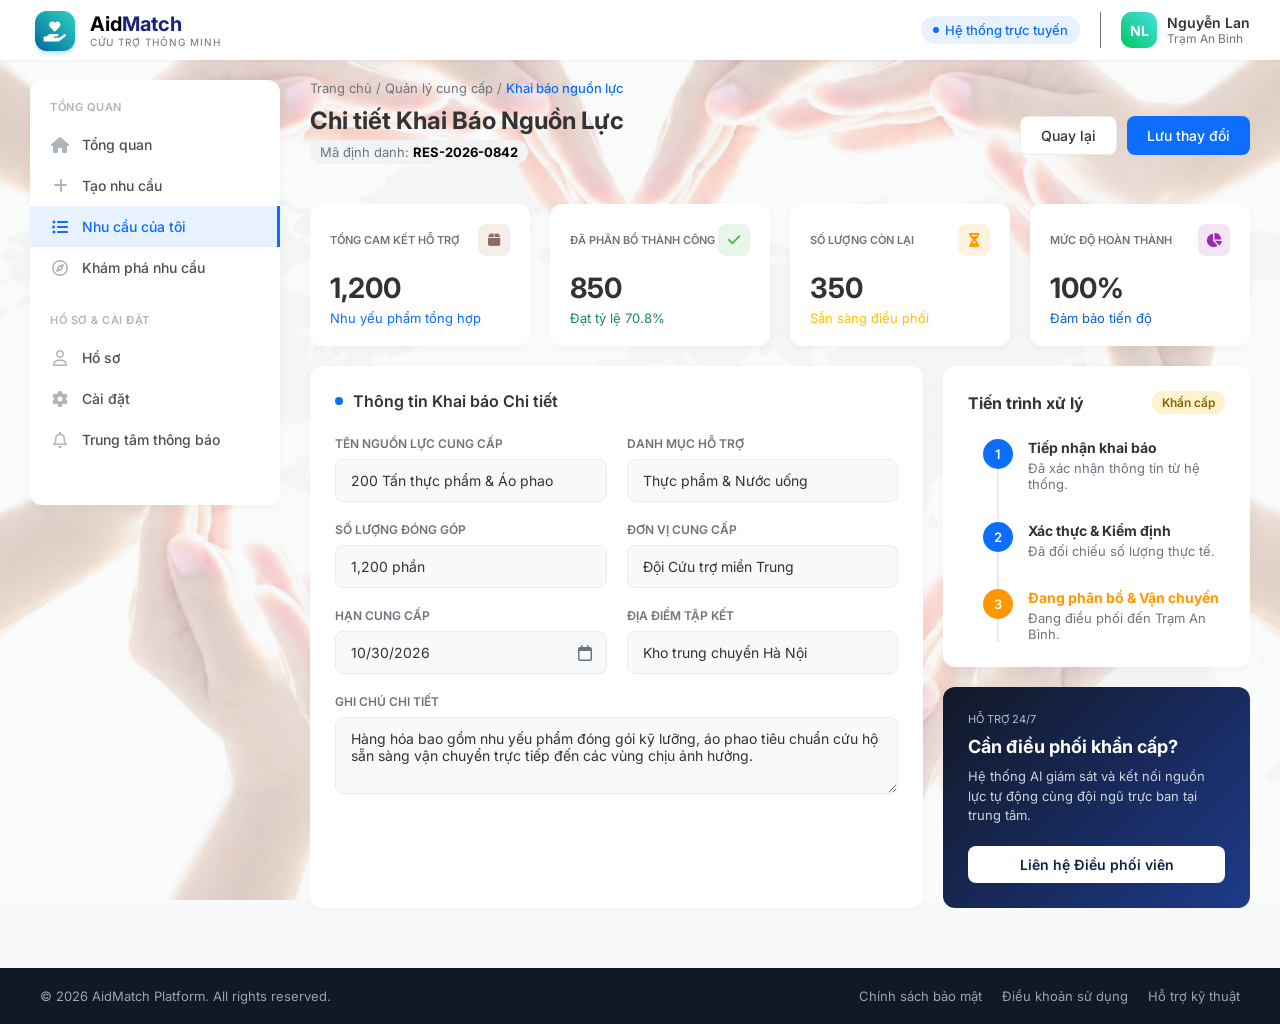
<file: index.html>
<!DOCTYPE html>
<html lang="vi">
<head>
    <meta charset="UTF-8">
    <meta name="viewport" content="width=device-width, initial-scale=1.0">
    <title>Chi tiết Khai Báo Nguồn Lực - AidMatch</title>
    <link rel="stylesheet" href="css/style.css">
    <!-- Thêm Font Awesome để dùng icon -->
    <link rel="stylesheet" href="https://cdnjs.cloudflare.com/ajax/libs/font-awesome/6.4.0/css/all.min.css">
    <!-- Font Google -->
    <link rel="preconnect" href="https://fonts.googleapis.com">
    <link rel="preconnect" href="https://fonts.gstatic.com" crossorigin>
    <link href="https://fonts.googleapis.com/css2?family=Inter:wght@400;500;600;700&display=swap" rel="stylesheet">
</head>
<body>
    
    <!-- Thanh điều hướng trên cùng -->
    <header class="thanh-dieu-huong">
        <div class="logo">
            <img src="assets/div.w-10 (1).png" alt="AidMatch Logo" class="anh-logo">
            <div>
                <div class="chu-logo"><strong>Aid</strong>Match</div>
                <div class="chu-phu-logo">CỨU TRỢ THÔNG MINH</div>
            </div>
        </div>
        <div class="thao-tac-nguoi-dung">
            <span class="trang-thai-he-thong"><span class="cham-trang-thai"></span> Hệ thống trực tuyến</span>
            <div class="ho-so-nguoi-dung">
                <div class="anh-dai-dien">NL</div>
                <div class="thong-tin-nguoi-dung">
                    <a href="#" class="ten-nguoi-dung">Nguyễn Lan</a>
                    <span class="vai-tro-nguoi-dung">Trạm An Bình</span>
                </div>
            </div>
        </div>
    </header>

    <!-- Nội dung chính -->
    <div class="khung-chinh">
        <img src="assets/nen.jpg" class="anh-nen" alt="Nền">

        <!-- Sidebar bên trái -->
        <aside class="thanh-ben">
            <div class="phan-menu">
                <div class="tieu-de-menu">TỔNG QUAN</div>
                <ul class="danh-sach-menu">
                    <li><a href="#"><i class="fa-solid fa-house"></i> Tổng quan</a></li>
                    <li><a href="#"><i class="fa-solid fa-plus"></i> Tạo nhu cầu</a></li>
                    <li class="dang-chon"><a href="#"><i class="fa-solid fa-list-ul"></i> Nhu cầu của tôi</a></li>
                    <li><a href="#"><i class="fa-regular fa-compass"></i> Khám phá nhu cầu</a></li>
                </ul>
            </div>
            
            <div class="phan-menu">
                <div class="tieu-de-menu">HỒ SƠ & CÀI ĐẶT</div>
                <ul class="danh-sach-menu">
                    <li><a href="#"><i class="fa-regular fa-user"></i> Hồ sơ</a></li>
                    <li><a href="#"><i class="fa-solid fa-gear"></i> Cài đặt</a></li>
                    <li><a href="#"><i class="fa-regular fa-bell"></i> Trung tâm thông báo</a></li>
                </ul>
            </div>
        </aside>

        <!-- Phần nội dung bên phải -->
        <main class="vung-noi-dung">
            
            <!-- Breadcrumb và Tiêu đề -->
            <div class="phan-dau-trang">
                <div class="duong-dan-va-tieu-de">
                    <div class="duong-dan">
                        Trang chủ / Quản lý cung cấp / <span class="hien-tai">Khai báo nguồn lực</span>
                    </div>
                    <div class="hang-tieu-de">
                        <div>
                            <h1>Chi tiết Khai Báo Nguồn Lực</h1>
                            <div class="nhan-id">Mã định danh: <strong>RES-2026-0842</strong></div>
                        </div>
                        <div class="nhom-nut-dau-trang">
                            <button class="nut nut-phu">Quay lại</button>
                            <button class="nut nut-chinh">Lưu thay đổi</button>
                        </div>
                    </div>
                </div>
            </div>

            <!-- Các thẻ thống kê (Cards) -->
            <div class="luoi-thong-ke">
                <div class="the-thong-ke">
                    <div class="phan-dau-thong-ke">
                        <span class="tieu-de-thong-ke">TỔNG CAM KẾT HỖ TRỢ</span>
                        <div class="hop-icon mau-nau"><i class="fa-solid fa-box"></i></div>
                    </div>
                    <div class="gia-tri-thong-ke">1,200</div>
                    <div class="mo-ta-thong-ke1">Nhu yếu phẩm tổng hợp</div>
                </div>
                
                <div class="the-thong-ke">
                    <div class="phan-dau-thong-ke">
                        <span class="tieu-de-thong-ke">ĐÃ PHÂN BỔ THÀNH CÔNG</span>
                        <div class="hop-icon mau-xanh-la"><i class="fa-solid fa-check"></i></div>
                    </div>
                    <div class="gia-tri-thong-ke">850</div>
                    <div class="mo-ta-thong-ke2">Đạt tỷ lệ 70.8%</div>
                </div>

                <div class="the-thong-ke">
                    <div class="phan-dau-thong-ke">
                        <span class="tieu-de-thong-ke">SỐ LƯỢNG CÒN LẠI</span>
                        <div class="hop-icon mau-cam"><i class="fa-solid fa-hourglass-half"></i></div>
                    </div>
                    <div class="gia-tri-thong-ke">350</div>
                    <div class="mo-ta-thong-ke3">Sẵn sàng điều phối</div>
                </div>

                <div class="the-thong-ke">
                    <div class="phan-dau-thong-ke">
                        <span class="tieu-de-thong-ke">MỨC ĐỘ HOÀN THÀNH</span>
                        <div class="hop-icon mau-tim"><i class="fa-solid fa-chart-pie"></i></div>
                    </div>
                    <div class="gia-tri-thong-ke">100%</div>
                    <div class="mo-ta-thong-ke4">Đảm bảo tiến độ</div>
                </div>
            </div>

            <!-- Khu vực form và timeline -->
            <div class="chi-tiet-va-tien-trinh">
                
                <!-- Cột trái: Form thông tin -->
                <div class="phan-thong-tin hop-the">
                    <div class="tieu-de-phan">
                        <span class="cham-xanh"></span> Thông tin Khai báo Chi tiết
                    </div>
                    
                    <form class="bieu-mau-chi-tiet">
                        <div class="hang-bieu-mau">
                            <div class="nhom-bieu-mau">
                                <label>TÊN NGUỒN LỰC CUNG CẤP</label>
                                <input type="text" value="200 Tấn thực phẩm & Áo phao">
                            </div>
                            <div class="nhom-bieu-mau">
                                <label>DANH MỤC HỖ TRỢ</label>
                                <input type="text" value="Thực phẩm & Nước uống">
                            </div>
                        </div>

                        <div class="hang-bieu-mau">
                            <div class="nhom-bieu-mau">
                                <label>SỐ LƯỢNG ĐÓNG GÓP</label>
                                <input type="text" value="1,200 phần">
                            </div>
                            <div class="nhom-bieu-mau">
                                <label>ĐƠN VỊ CUNG CẤP</label>
                                <input type="text" value="Đội Cứu trợ miền Trung">
                            </div>
                        </div>

                        <div class="hang-bieu-mau">
                            <div class="nhom-bieu-mau">
                                <label>HẠN CUNG CẤP</label>
                                <div class="nhap-kem-icon">
                                    <input type="text" value="10/30/2026">
                                    <i class="fa-regular fa-calendar"></i>
                                </div>
                            </div>
                            <div class="nhom-bieu-mau">
                                <label>ĐỊA ĐIỂM TẬP KẾT</label>
                                <input type="text" value="Kho trung chuyển Hà Nội">
                            </div>
                        </div>

                        <div class="nhom-bieu-mau rong-toan-bo">
                            <label>GHI CHÚ CHI TIẾT</label>
                            <textarea rows="3">Hàng hóa bao gồm nhu yếu phẩm đóng gói kỹ lưỡng, áo phao tiêu chuẩn cứu hộ sẵn sàng vận chuyển trực tiếp đến các vùng chịu ảnh hưởng.</textarea>
                        </div>
                    </form>
                </div>

                <!-- Cột phải: Timeline và Hỗ trợ -->
                <div class="cot-phai">
                    
                    <!-- Tiến trình xử lý -->
                    <div class="phan-tien-trinh hop-the">
                        <div class="phan-dau-tien-trinh">
                            <h3>Tiến trình xử lý</h3>
                            <span class="nhan-khan-cap">Khẩn cấp</span>
                        </div>
                        
                        <div class="tien-trinh">
                            <div class="muc-tien-trinh hoan-thanh">
                                <div class="danh-dau-tien-trinh">1</div>
                                <div class="noi-dung-tien-trinh">
                                    <h4>Tiếp nhận khai báo</h4>
                                    <p>Đã xác nhận thông tin từ hệ thống.</p>
                                </div>
                            </div>
                            <div class="muc-tien-trinh hoan-thanh">
                                <div class="danh-dau-tien-trinh">2</div>
                                <div class="noi-dung-tien-trinh">
                                    <h4>Xác thực & Kiểm định</h4>
                                    <p>Đã đối chiếu số lượng thực tế.</p>
                                </div>
                            </div>
                            <div class="muc-tien-trinh dang-chon">
                                <div class="danh-dau-tien-trinh">3</div>
                                <div class="noi-dung-tien-trinh">
                                    <h4>Đang phân bổ & Vận chuyển</h4>
                                    <p>Đang điều phối đến Trạm An Bình.</p>
                                </div>
                            </div>
                        </div>
                    </div>

                    <!-- Hỗ trợ khẩn cấp -->
                    <div class="the-ho-tro">
                        <div class="nhan-ho-tro">HỖ TRỢ 24/7</div>
                        <h3>Cần điều phối khẩn cấp?</h3>
                        <p>Hệ thống AI giám sát và kết nối nguồn lực tự động cùng đội ngũ trực ban tại trung tâm.</p>
                        <button class="nut nut-trang rong-toan-bo">Liên hệ Điều phối viên</button>
                    </div>
                </div>

            </div>
        </main>
    </div>

    <!-- Footer -->
    <footer class="chan-trang">
        <div class="ban-quyen">© 2026 AidMatch Platform. All rights reserved.</div>
        <div class="lien-ket-chan-trang">
            <a href="#">Chính sách bảo mật</a>
            <a href="#">Điều khoản sử dụng</a>
            <a href="#">Hỗ trợ kỹ thuật</a>
        </div>
    </footer>

    <script src="js/main.js"></script>
</body>
</html>
</file>
<file: css/style.css>
/* Khởi tạo cơ bản */
:root {
    --primary-color: #0d6efd;
    --primary-hover: #0b5ed7;
    --text-main: #333;
    --text-muted: #6c757d;
    --bg-light: #f8f9fa;
    --bg-card: #ffffff;
    --border-color: #e9ecef;
    --sidebar-width: 250px;
    --danger: #dc3545;
    --warning: #ffc107;
    --success: #198754;
}

* {
    margin: 0;
    padding: 0;
    box-sizing: border-box;
    font-family: 'Inter', sans-serif;
}

body {
    height:100vh;
    overflow:hidden;
    margin:0;
    background-color: var(--bg-light);
    color: var(--text-main);
    display: flex;
    flex-direction: column;
    min-height: 100vh;
}

.anh-nen {
    position: fixed;
    inset: 0;
    width: 100%;
    height: 100%;
    object-fit: cover;
    opacity: 0.3; /* Giảm độ đậm, làm ảnh cực nhạt và trong suốt */
    z-index: -1;   /* Đẩy xuống dưới cùng */
}

/* Header */
.thanh-dieu-huong {
    background-color: var(--bg-card);
    height: 70px;
    display: flex;
    justify-content: space-between;
    align-items: center;
    padding: 0 30px;
    box-shadow: 0 1px 3px rgba(0,0,0,0.05);
    position: sticky;
    top: 0;
    z-index: 100;
}

.logo {
    display: flex;
    align-items: center;
    gap: 10px;
}

.anh-logo {
    margin-top: 10px;
    object-fit: contain;
}

.chu-logo {
    font-size: 20px;
    font-weight: 700;
    color: #1a237e;
    line-height: 1.2;
}

.chu-phu-logo {
    font-size: 10px;
    color: var(--text-muted);
    letter-spacing: 1px;
}

.thao-tac-nguoi-dung {
    display: flex;
    align-items: center;
    gap: 20px;
}

.trang-thai-he-thong {
    font-size: 13px;
    color: var(--primary-color);
    background-color: #e7f1ff;
    padding: 6px 12px;
    border-radius: 20px;
    display: flex;
    align-items: center;
    gap: 6px;
    font-weight: 500;
}

.cham-trang-thai {
    width: 6px;
    height: 6px;
    background-color: var(--primary-color);
    border-radius: 50%;
}

.ho-so-nguoi-dung {
    display: flex;
    align-items: center;
    gap: 10px;
    border-left: 1px solid var(--text-muted);
    padding: 0 0 0 20px;
}

.anh-dai-dien {
    width: 36px;
    height: 36px;
    background: linear-gradient(to top right, #02c75e, #46e0e5);
    color: white;
    border-radius: 30%;
    display: flex;
    justify-content: center;
    align-items: center;
    font-weight: bold;
    font-size: 14px;
}

.thong-tin-nguoi-dung {
    display: flex;
    flex-direction: column;
}

.ten-nguoi-dung {
    font-size: 14px;
    font-weight: 600;
    text-decoration: none;
    color: var(--text-main);
}

.vai-tro-nguoi-dung {
    font-size: 12px;
    color: var(--text-muted);
}

/* Layout Chính */
.khungvafooter{
    overflow-y:auto;}
.khung-chinh {
    display: flex;
    flex: 1;
    max-width: 1400px;
    margin: 0 auto;
    width: 100%;
    padding: 20px 30px;
    gap: 30px;
}

/* Sidebar */
.thanh-ben {
    width: var(--sidebar-width);
    background-color: var(--bg-card);
    border-radius: 12px;
    padding: 20px 0;
    height: fit-content;
    box-shadow: 0 4px 12px rgba(0,0,0,0.03);
}

.phan-menu {
    margin-bottom: 25px;
}

.tieu-de-menu {
    font-size: 11px;
    color: #adb5bd;
    font-weight: 600;
    padding: 0 20px;
    margin-bottom: 10px;
    letter-spacing: 0.5px;
}

.danh-sach-menu {
    list-style: none;
}

.danh-sach-menu li a {
    display: flex;
    align-items: center;
    gap: 12px;
    padding: 12px 20px;
    color: #495057;
    text-decoration: none;
    font-size: 14px;
    font-weight: 500;
    transition: all 0.2s;
}

.danh-sach-menu li a:hover {
    background-color: #f8f9fa;
    color: var(--primary-color);
}

.danh-sach-menu li.dang-chon a {
    background-color: #e7f1ff;
    color: var(--primary-color);
    border-right: 3px solid var(--primary-color);
}

.danh-sach-menu li a i {
    width: 20px;
    text-align: center;
    font-size: 16px;
    color: #adb5bd;
}

.danh-sach-menu li.dang-chon a i, .danh-sach-menu li a:hover i {
    color: var(--primary-color);
}

/* Content Area */
.vung-noi-dung {
    flex: 1;
    display: flex;
    flex-direction: column;
    gap: 20px;
}

/* Header Page */
.duong-dan-va-tieu-de {
    margin-bottom: 20px;
}

.duong-dan {
    font-size: 13px;
    color: var(--text-muted);
    margin-bottom: 10px;
}

.duong-dan .hien-tai {
    color: var(--primary-color);
    font-weight: 500;
}

.hang-tieu-de {
    display: flex;
    justify-content: space-between;
    align-items: center;
}

.hang-tieu-de h1 {
    font-size: 24px;
    font-weight: 700;
    margin-bottom: 5px;
}

.nhan-id {
    font-size: 13px;
    color: var(--text-muted);
    background-color: #f1f3f5;
    padding: 4px 10px;
    border-radius: 15px;
    display: inline-block;
}

.nhom-nut-dau-trang {
    display: flex;
    gap: 10px;
}

.nut {
    padding: 10px 20px;
    border-radius: 8px;
    font-size: 14px;
    font-weight: 500;
    cursor: pointer;
    border: none;
    transition: 0.2s;
}

.nut-chinh {
    background-color: var(--primary-color);
    color: white;
}

.nut-chinh:hover {
    background-color: var(--primary-hover);
}

.nut-phu {
    background-color: white;
    color: var(--text-main);
    border: 1px solid var(--border-color);
}

.nut-phu:hover {
    background-color: #f8f9fa;
}

.nut-trang {
    background-color: white;
    color: #0d234a;
    font-weight: 600;
}

.rong-toan-bo {
    width: 100%;
}

/* Stats Grid */
.luoi-thong-ke {
    display: grid;
    grid-template-columns: repeat(4, 1fr);
    gap: 20px;
}

.the-thong-ke {
    background-color: var(--bg-card);
    padding: 20px;
    border-radius: 12px;
    box-shadow: 0 4px 12px rgba(0,0,0,0.03);
}

.phan-dau-thong-ke {
    display: flex;
    justify-content: space-between;
    align-items: center;
    margin-bottom: 15px;
}

.tieu-de-thong-ke {
    font-size: 11px;
    color: var(--text-muted);
    font-weight: 600;
    text-transform: uppercase;
}

.hop-icon {
    width: 32px;
    height: 32px;
    border-radius: 8px;
    display: flex;
    align-items: center;
    justify-content: center;
    font-size: 14px;
}

.hop-icon.mau-nau { background-color: #f6efe9; color: #8d6e63; }
.hop-icon.mau-xanh-la { background-color: #e8f5e9; color: #4caf50; }
.hop-icon.mau-cam { background-color: #fff3e0; color: #ff9800; }
.hop-icon.mau-tim { background-color: #f3e5f5; color: #9c27b0; }

.gia-tri-thong-ke {
    font-size: 28px;
    font-weight: 700;
    margin-bottom: 5px;
}

.mo-ta-thong-ke1 {
    font-size: 13px;
    color: var(--primary-color);
}
.mo-ta-thong-ke2 {
    font-size: 13px;
    color: var(--success);
}
.mo-ta-thong-ke3 {
    font-size: 13px;
    color: var(--warning);
}
.mo-ta-thong-ke4 {
    font-size: 13px;
    color: var(--primary-hover);
}

/* Layout Chi tiết và Timeline */
.chi-tiet-va-tien-trinh {
    display: grid;
    grid-template-columns: 2fr 1fr;
    gap: 20px;
    margin-bottom: 40px;
}

.hop-the {
    background-color: var(--bg-card);
    border-radius: 12px;
    padding: 25px;
    box-shadow: 0 4px 12px rgba(0,0,0,0.03);
}

.tieu-de-phan {
    font-size: 16px;
    font-weight: 600;
    margin-bottom: 25px;
    display: flex;
    align-items: center;
    gap: 10px;
}

.cham-xanh {
    width: 8px;
    height: 8px;
    background-color: var(--primary-color);
    border-radius: 50%;
}

/* Form Styles */
.bieu-mau-chi-tiet {
    display: flex;
    flex-direction: column;
    gap: 20px;
}

.hang-bieu-mau {
    display: grid;
    grid-template-columns: 1fr 1fr;
    gap: 20px;
}

.nhom-bieu-mau label {
    display: block;
    font-size: 12px;
    color: var(--text-muted);
    margin-bottom: 8px;
    font-weight: 600;
}

.nhom-bieu-mau input, .nhom-bieu-mau textarea {
    width: 100%;
    padding: 12px 15px;
    border: 1px solid var(--border-color);
    border-radius: 8px;
    font-size: 14px;
    color: var(--text-main);
    background-color: #f8f9fa;
    outline: none;
    transition: border-color 0.2s;
}

.nhom-bieu-mau input:focus, .nhom-bieu-mau textarea:focus {
    border-color: var(--primary-color);
    background-color: white;
}

.nhap-kem-icon {
    position: relative;
}

.nhap-kem-icon i {
    position: absolute;
    right: 15px;
    top: 50%;
    transform: translateY(-50%);
    color: var(--text-muted);
}

/* Timeline Column */
.cot-phai {
    display: flex;
    flex-direction: column;
    gap: 20px;
}

.phan-dau-tien-trinh {
    display: flex;
    justify-content: space-between;
    align-items: center;
    margin-bottom: 25px;
}

.phan-dau-tien-trinh h3 {
    font-size: 16px;
}

.nhan-khan-cap {
    background-color: #fff3cd;
    color: #856404;
    font-size: 12px;
    padding: 4px 10px;
    border-radius: 12px;
    font-weight: 600;
}

.tien-trinh {
    position: relative;
    padding-left: 15px;
}

/* Đường dọc timeline */
.tien-trinh::before {
    content: '';
    position: absolute;
    top: 0;
    bottom: 0;
    left: 29px; /* Canh giữa số */
    width: 2px;
    background-color: #e9ecef;
    z-index: 1;
}

.muc-tien-trinh {
    display: flex;
    gap: 15px;
    margin-bottom: 30px;
    position: relative;
    z-index: 2;
}

.muc-tien-trinh:last-child {
    margin-bottom: 0;
}

.danh-dau-tien-trinh {
    width: 30px;
    height: 30px;
    border-radius: 50%;
    display: flex;
    justify-content: center;
    align-items: center;
    font-size: 13px;
    font-weight: 600;
    background-color: white;
    border: 2px solid #e9ecef;
    color: var(--text-muted);
    flex-shrink: 0;
}

.muc-tien-trinh.hoan-thanh .danh-dau-tien-trinh {
    background-color: var(--primary-color);
    border-color: var(--primary-color);
    color: white;
}

.muc-tien-trinh.dang-chon .danh-dau-tien-trinh {
    background-color: #ff9800;
    border-color: #ff9800;
    color: white;
}

.noi-dung-tien-trinh h4 {
    font-size: 14px;
    margin-bottom: 4px;
    color: var(--text-main);
}

.muc-tien-trinh.dang-chon .noi-dung-tien-trinh h4 {
    color: #ff9800;
}

.noi-dung-tien-trinh p {
    font-size: 13px;
    color: var(--text-muted);
}

/* Support Card */
.the-ho-tro {
    background: linear-gradient(135deg, #111827 0%, #1e3a8a 100%);
    border-radius: 12px;
    padding: 25px;
    color: white;
}

.nhan-ho-tro {
    font-size: 11px;
    color: rgba(255,255,255,0.7);
    margin-bottom: 10px;
}

.the-ho-tro h3 {
    font-size: 18px;
    margin-bottom: 10px;
}

.the-ho-tro p {
    font-size: 13px;
    color: rgba(255,255,255,0.8);
    margin-bottom: 20px;
    line-height: 1.5;
}

/* Footer */
.chan-trang {
    background-color: #111827;
    color: #9ca3af;
    padding: 20px 40px;
    display: flex;
    justify-content: space-between;
    align-items: center;
    font-size: 13px;
    margin-top: auto;
}

.lien-ket-chan-trang {
    display: flex;
    gap: 20px;
}

.lien-ket-chan-trang a {
    color: #9ca3af;
    text-decoration: none;
}

.lien-ket-chan-trang a:hover {
    color: white;
}

strong {
    color: black;
}

/* Responsive cơ bản */
@media (max-width: 1024px) {
    .luoi-thong-ke {
        grid-template-columns: repeat(2, 1fr);
    }
    .chi-tiet-va-tien-trinh {
        grid-template-columns: 1fr;
    }
}

@media (max-width: 768px) {
    .khung-chinh {
        flex-direction: column;
    }
    .thanh-ben {
        width: 100%;
    }
    .hang-bieu-mau {
        grid-template-columns: 1fr;
    }
}
</file>
